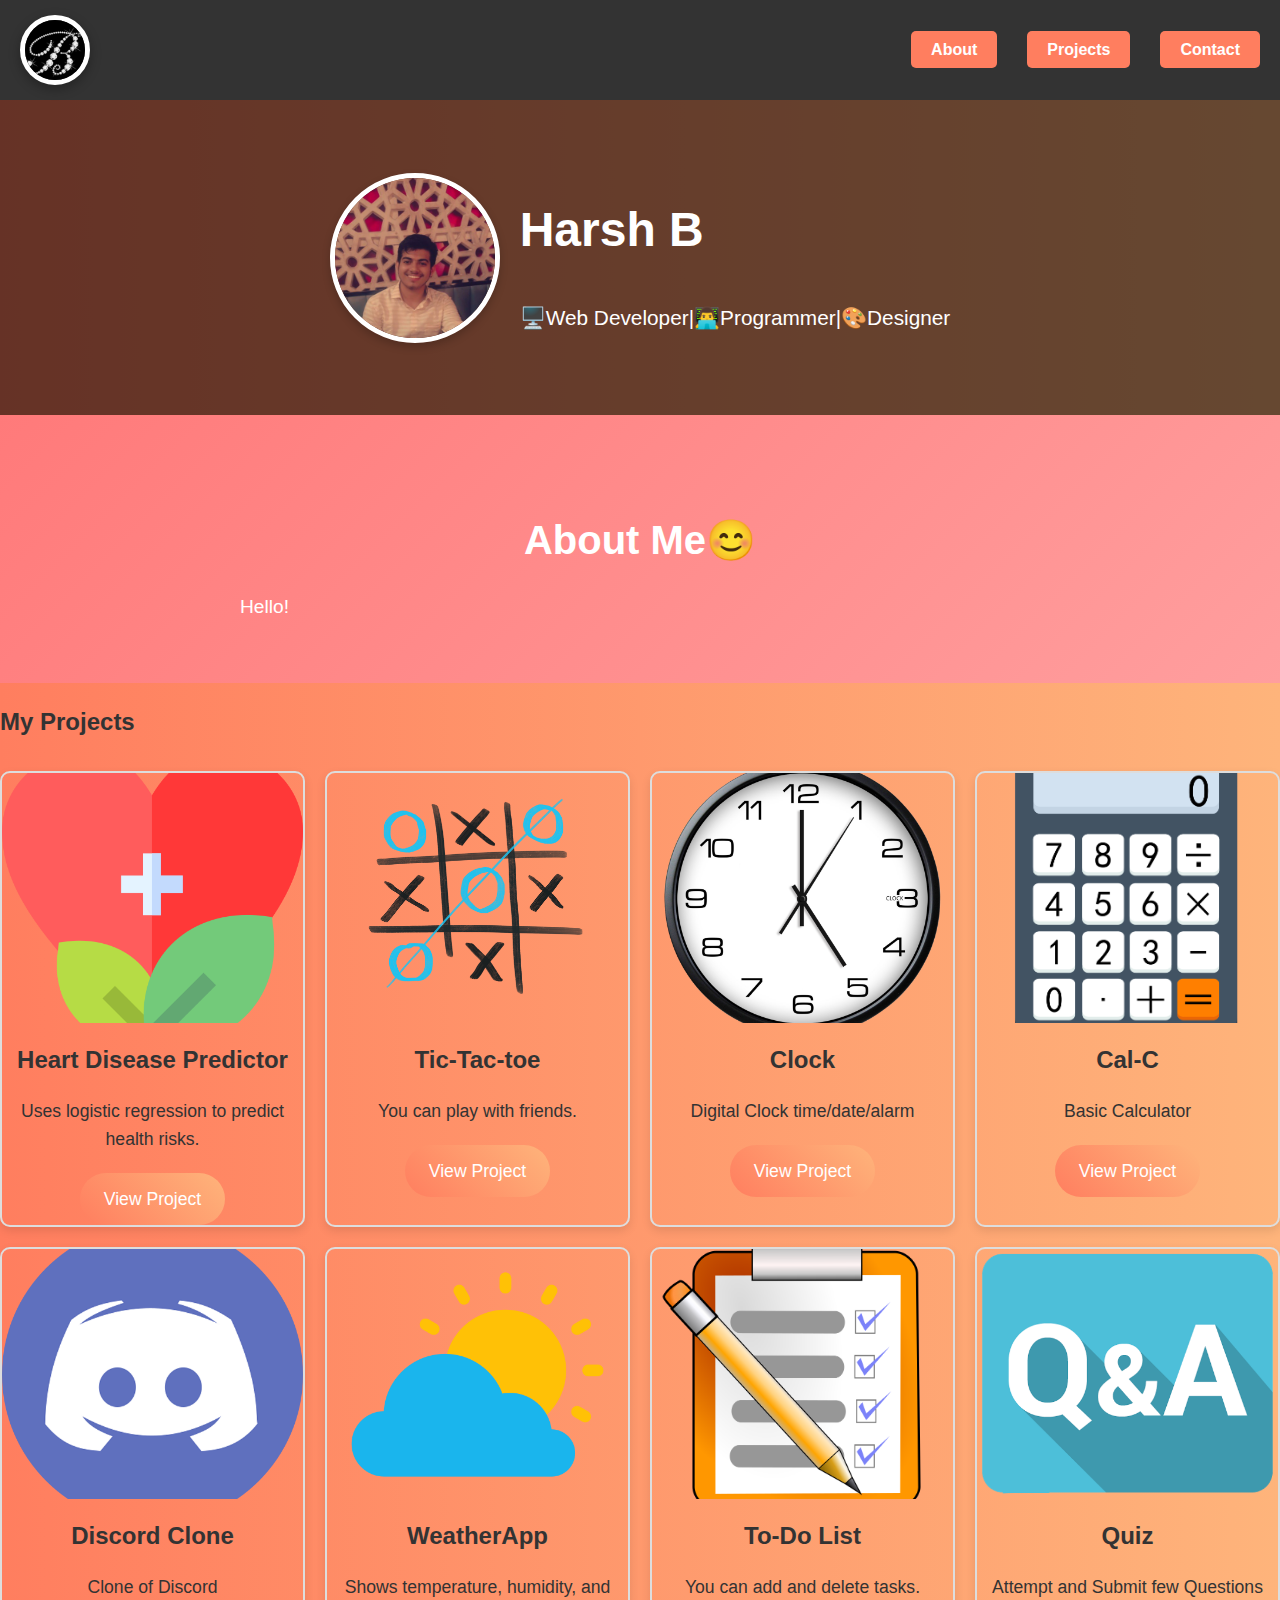
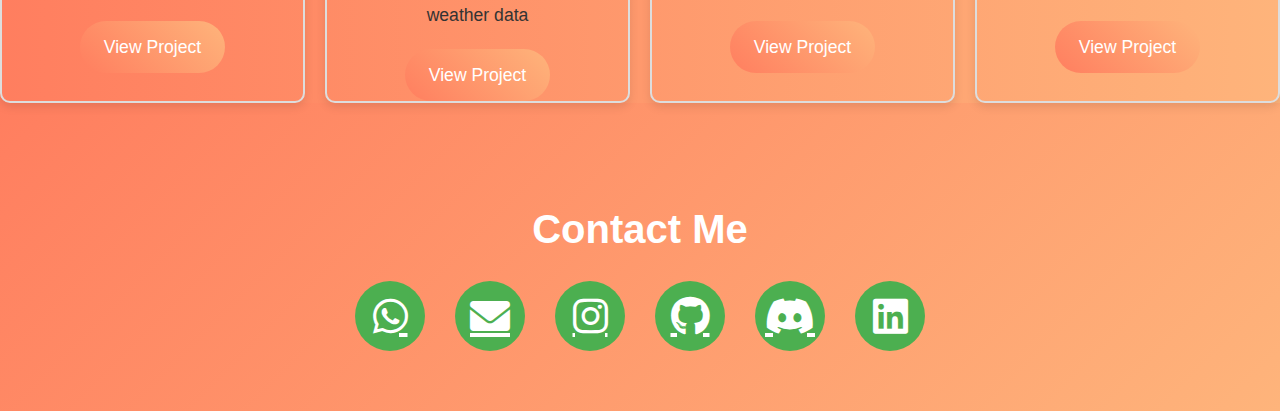
<file: index.html>
<!DOCTYPE html>
<html lang="en">
<head>
    <meta charset="UTF-8">
    <meta name="viewport" content="width=device-width, initial-scale=1.0">
    <title>Portfolio</title>
    <link rel="stylesheet" href="https://cdnjs.cloudflare.com/ajax/libs/font-awesome/6.0.0-beta3/css/all.min.css">
    <link rel="stylesheet" href="styles.css">
</head>
<body>
    <nav>
        <div class="logo">
            <img src="Blogo.png" alt="Logo" class="logo-img">
        </div>
        <ul>
            <li><a href="#about">About</a></li>
            <li><a href="#projects">Projects</a></li>
            <li><a href="#contact">Contact</a></li>
        </ul>
    </nav>

    <!-- Header Section -->
    <header>
        <div class="profile">
            <img src="1697117687569.jpeg" alt="Harsh Bhardwaj" class="profile-img">
            <div class="profile-name">
                <h1>Harsh Bhardwaj<span role="img" aria-label="waving hand">👋</span></h1>
                <p><span>🖥️</span>Web Developer|<span>👨‍💻</span>Programmer|<span>🎨</span>Designer</p>
            </div>
        </div>
    </header>

    <!-- About Section -->
    <section id="about">
        <div class="container">
            <h2>About Me<span role="img" aria-label="smile">😊</span></h2>
            <p id="about-text">Hello! I'm Harsh Bhardwaj,a Computer Science student passionate about technology and its limitless possibilities.As I embark on my B.Tech journey,I'm excited to merge my academic foundation with real-world experiences to build a dynamic career in the world of technology.</p>
        </div>
    </section>

    <!-- Projects Section -->
    <section id="projects">
        <div class="container">
            <h2>My Projects</h2>
            <div class="project-grid">
                <div class="project">
                    <img src="healthy.png" alt="Project 2">
                    <h3>Heart Disease Predictor</h3>
                    <p>Uses logistic regression to predict health risks.</p>
                    <a href="https://innotechrunfromanywhere-harbvmr3b2fxaipksnezo3.streamlit.app/" target="_blank">View Project</a>
                </div>

                <div class="project">
                    <img src="tictactoe.png" alt="Project 2">
                    <h3>Tic-Tac-toe</h3>
                    <p>You can play with friends.</p>
                    <a href="tictactoe/index.html" target="_blank">View Project</a>
                </div>

                <div class="project">
                    <img src="clock.png" alt="Project 2">
                    <h3>Clock</h3>
                    <p>Digital Clock time/date/alarm</p>
                    <a href="clock/index.html" target="_blank">View Project</a>
                </div>

                <div class="project">
                    <img src="calc.png" alt="Project 1">
                    <h3>Cal-C</h3>
                    <p>Basic Calculator</p>
                    <a href="cal-c/index.html" target="_blank">View Project</a>
                </div>
                
                
                <div class="project">
                    <img src="discord.png" alt="Project 2">
                    <h3>Discord Clone</h3>
                    <p>Clone of Discord</p>
                    <a href="DiscordClone.html" target="_blank">View Project</a>
                </div>
                
                <div class="project">
                    <img src="weather.png" alt="Project 2">
                    <h3>WeatherApp</h3>
                    <p>Shows temperature, humidity, and weather data</p>
                    <a href="WeatherApp/index.html" target="_blank">View Project</a>
                </div>

                <div class="project">
                    <img src="todo.png" alt="Project 2">
                    <h3>To-Do List</h3>
                    <p>You can add and delete tasks.</p>
                    <a href="ToDo/index.html" target="_blank">View Project</a>
                </div>

                <div class="project">
                    <img src="qna.png" alt="Project 2">
                    <h3>Quiz</h3>
                    <p>Attempt and Submit few Questions</p>
                    <a href="quiz/index.html" target="_blank">View Project</a>
                </div>

            </div>
        </div>
    </section>

    <!-- Contact Section -->
    <section id="contact">
        <div class="container">
            <h2>Contact Me</h2>
            <div class="contact-details">
                <a href="https://wa.me/0123456789" target="_blank" class="contact-link">
                    <i class="fab fa-whatsapp"></i>
                </a>
                <a href="mailto:samplemail@gmail.com" target="_blank" class="contact-link">
                    <i class="fas fa-envelope"></i>
                </a>
                <a href="https://www.instagram.com/username" target="_blank" class="contact-link">
                    <i class="fab fa-instagram"></i>
                </a>
                <a href="https://github.com/rituharsh9436" target="_blank" class="contact-link">
                    <i class="fab fa-github"></i>
                </a>
                
                <a href="https://discord.com/users/username" target="_blank" class="contact-link">
                    <i class="fab fa-discord"></i>
                </a>
                <a href="https://www.linkedin.com/in/harsh-bhardwaj-8a76a8295/" target="_blank" class="contact-link">
                    <i class="fab fa-linkedin"></i>
                </a>
            </div>
        </div>
    </section>

    <script src="script.js"></script>
</body>
</html>
</file>
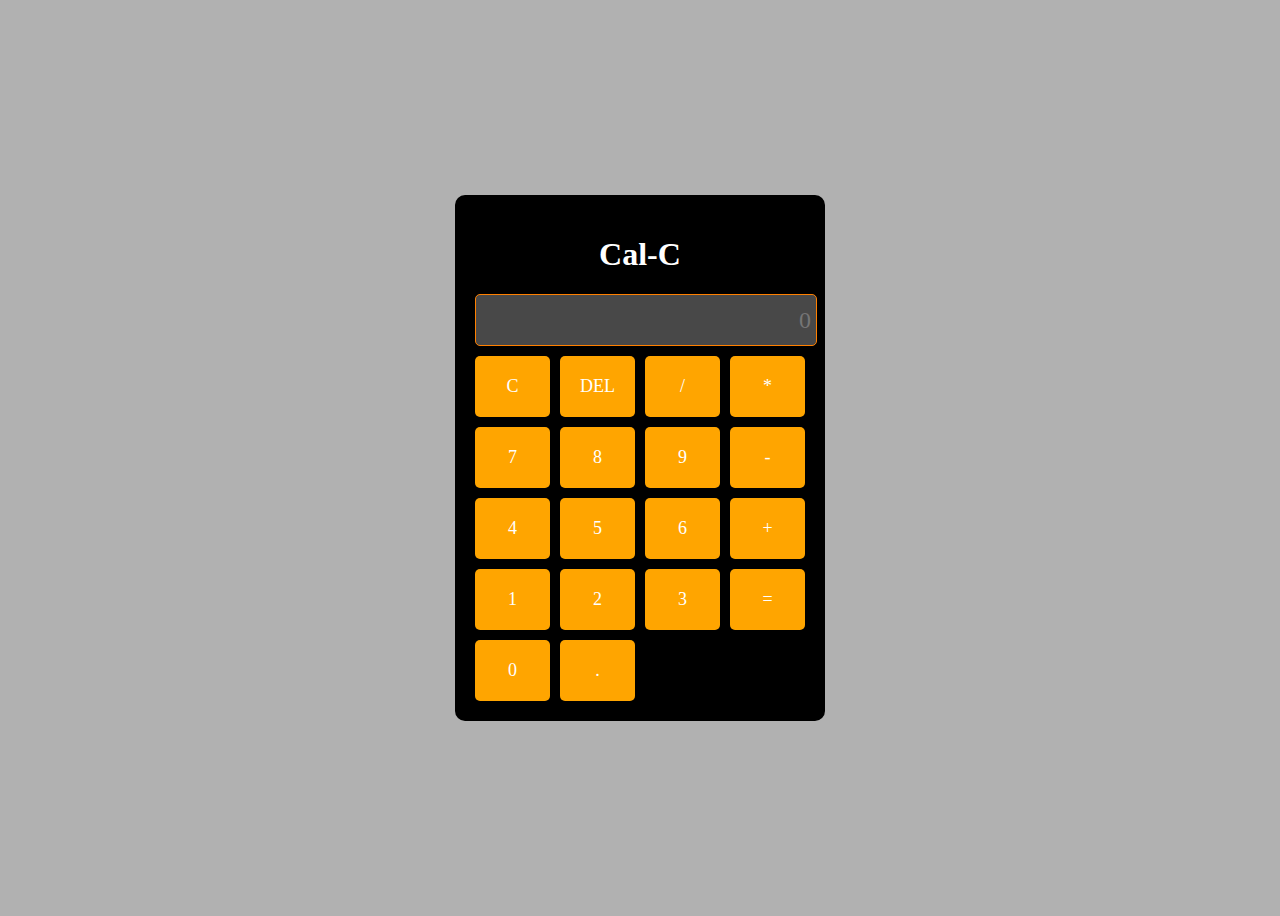
<file: cal-c/index.html>
<!DOCTYPE html>
<html lang="en">
<head>
    <meta charset="UTF-8">
    <meta name="viewport" content="width=device-width, initial-scale=1.0">
    <title>Calculator</title>
    <link rel="stylesheet" href="style.css">
</head>
<body>    
    <div class="calculator">
        <h1 style="color: white;display:flex; justify-content:center;">Cal-C</h1>
        <input type="text" placeholder="0" id="display" disabled>
        
        <div class="buttons">
            <button onclick="clearDisplay()">C</button>
            <button onclick="deleteValue()">DEL</button>
            <button onclick="appendOperator('/')">/</button>
            <button onclick="appendOperator('*')">*</button>
            <button onclick="appendOperator('7')">7</button>
            <button onclick="appendOperator('8')">8</button>
            <button onclick="appendOperator('9')">9</button>
            <button onclick="appendOperator('-')">-</button>
            <button onclick="appendOperator('4')">4</button>
            <button onclick="appendOperator('5')">5</button>
            <button onclick="appendOperator('6')">6</button>
            <button onclick="appendOperator('+')">+</button>
            <button onclick="appendOperator('1')">1</button>
            <button onclick="appendOperator('2')">2</button>
            <button onclick="appendOperator('3')">3</button>
            <button onclick="calculate('=')">=</button>
            <button onclick="appendOperator('0')">0</button>
            <button onclick="appendOperator('.')"">.</button>
        </div>

    </div>
    
    <script src="app.js"></script>
</body>
</html>
</file>
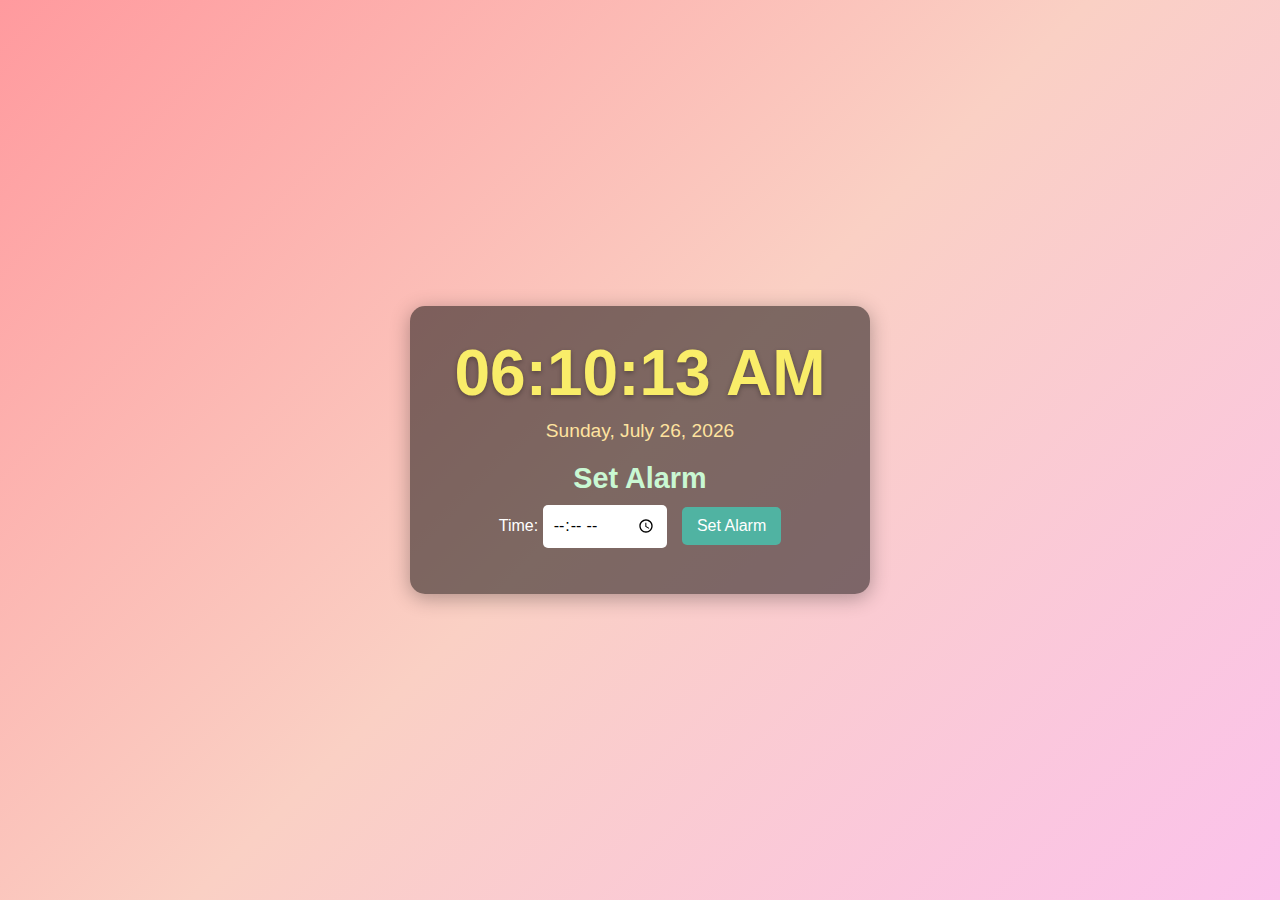
<file: clock/index.html>
<!DOCTYPE html>
<html lang="en">
<head>
  <meta charset="UTF-8">
  <meta name="viewport" content="width=device-width, initial-scale=1.0">
  <title>Digital Clock with Alarm</title>
  <link rel="stylesheet" href="styles.css">
</head>
<body>
  <div class="clock-container">
    <div class="clock">
      <h1 id="time">00:00:00 AM</h1>
      <p id="date">January 1, 2024</p>
    </div>
    <div class="alarm">
      <h2>Set Alarm</h2>
      <label for="alarmTime">Time:</label>
      <input type="time" id="alarmTime" />
      <button id="setAlarm">Set Alarm</button>
      <p id="alarmStatus"></p>
    </div>
  </div>
  <script src="script.js"></script>
</body>
</html>
</file>
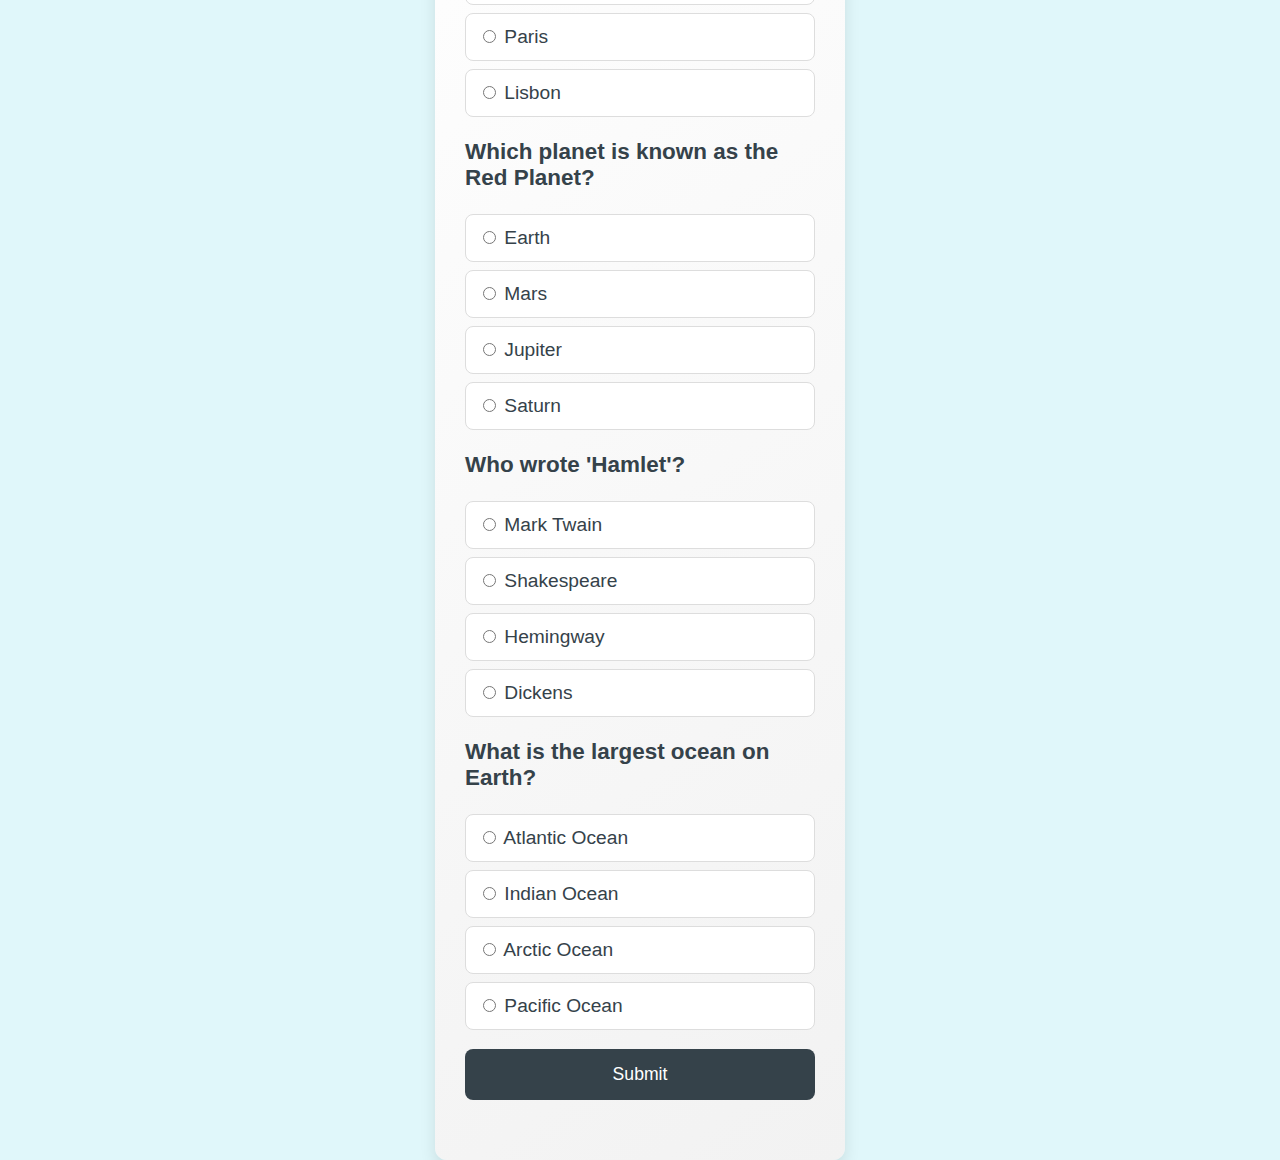
<file: quiz/index.html>
<!DOCTYPE html>
<html lang="en">
<head>
    <meta charset="UTF-8">
    <meta name="viewport" content="width=device-width, initial-scale=1.0">
    <title>Simple Quiz App</title>
    <link rel="stylesheet" href="styles.css">
</head>
<body>
    <div class="quiz-container">
        <h1>Simple Quiz App</h1>
        <div id="quiz"></div>
        <button id="submit">Submit</button>
        <div id="result"></div>
    </div>

    <script src="app.js"></script>
</body>
</html>
</file>
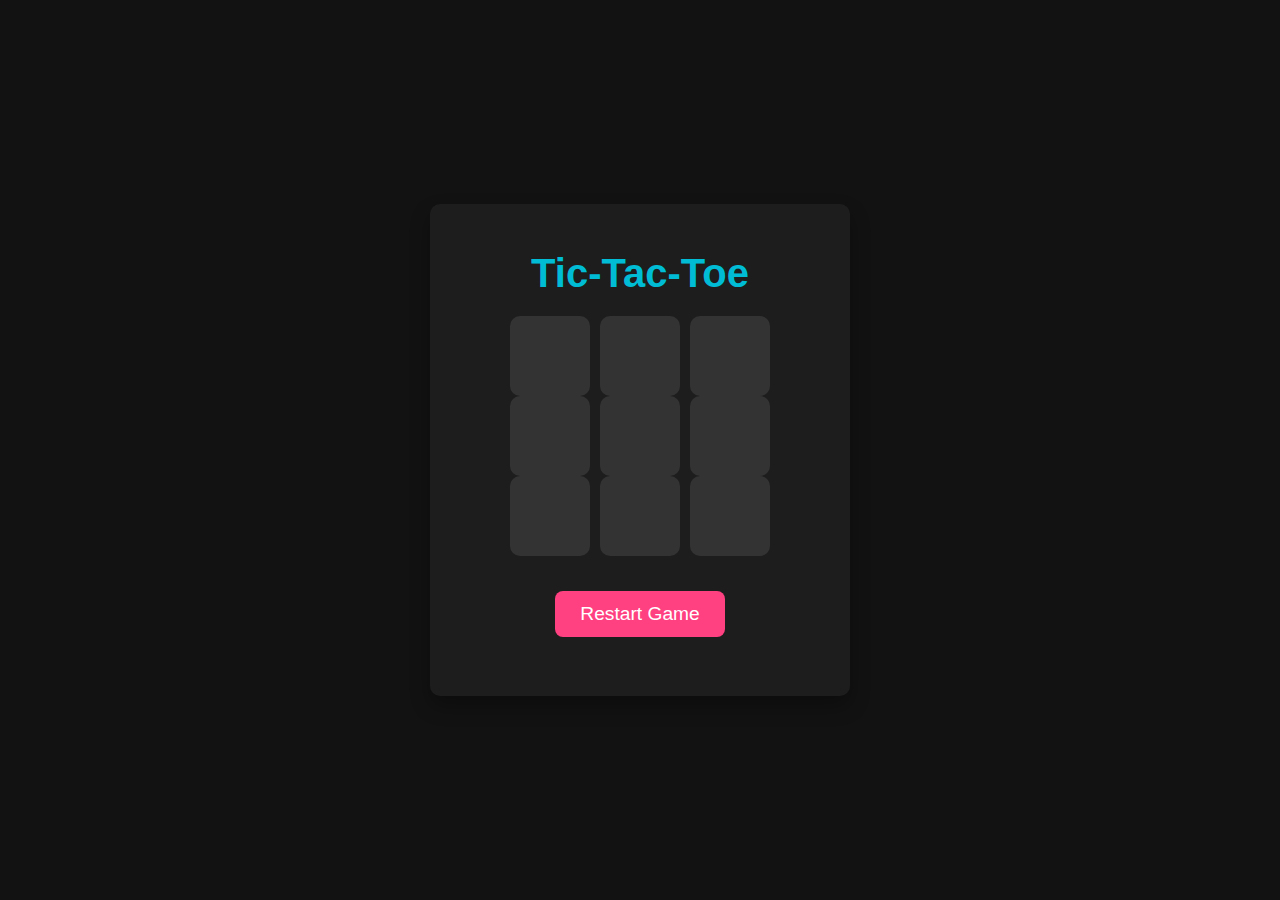
<file: tictactoe/index.html>
<!DOCTYPE html>
<html lang="en">
<head>
    <meta charset="UTF-8">
    <meta name="viewport" content="width=device-width, initial-scale=1.0">
    <title>Tic-Tac-Toe Game</title>
    <link rel="stylesheet" href="styles.css">
</head>
<body>
    <div class="game-container">
        <h1>Tic-Tac-Toe</h1>
        <div class="board">
            <div class="row">
                <div class="cell" id="cell-0"></div>
                <div class="cell" id="cell-1"></div>
                <div class="cell" id="cell-2"></div>
            </div>
            <div class="row">
                <div class="cell" id="cell-3"></div>
                <div class="cell" id="cell-4"></div>
                <div class="cell" id="cell-5"></div>
            </div>
            <div class="row">
                <div class="cell" id="cell-6"></div>
                <div class="cell" id="cell-7"></div>
                <div class="cell" id="cell-8"></div>
            </div>
        </div>
        <button id="reset">Restart Game</button>
        <p id="message"></p>
    </div>
    <script src="script.js"></script>
</body>
</html>
</file>
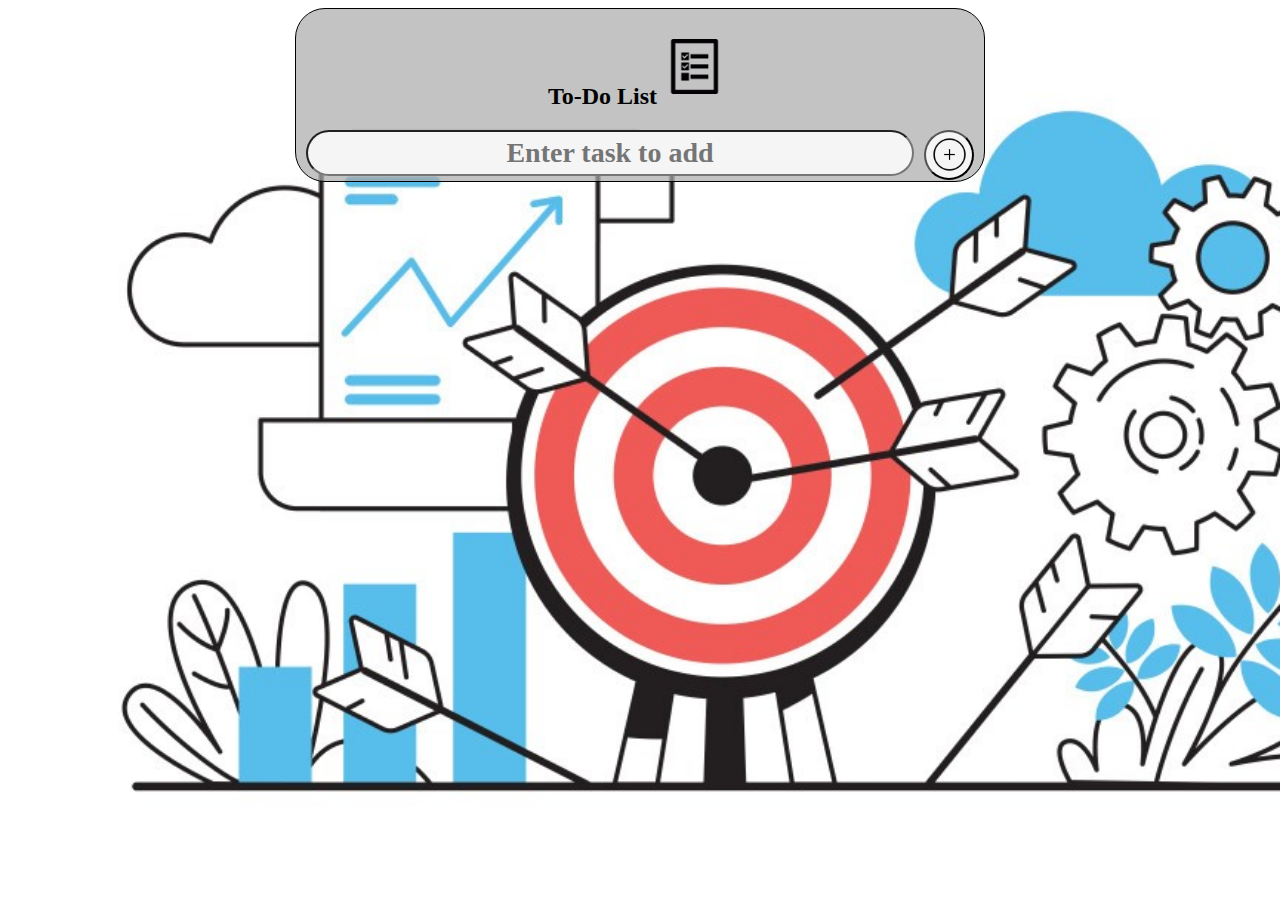
<file: ToDo/index.html>
<!DOCTYPE html>
<html lang="en">
<head>
    <meta charset="UTF-8">
    <meta name="viewport" content="width=device-width, initial-scale=1.0">
    <title>TasksToDo</title>
    <link rel="stylesheet" href="style.css">
</head>
<body>
    <div class="todoapp">
        <div class="card">
            <h2 class="heading">To-Do List<img src="to-do-list.png"></h2>
            <div class="taskinputs">
                <input type="text" id="input-tasks" placeholder="Enter task to add">
                <button onclick="taskadder()">
                    <img id="imgforaddbutton" src="icons8-add-50.png">
                </button>
            </div>
            
            <ul id="listoftasks">
                
            </ul>
        
    </div>
    </div>
    <script src="app.js"></script>
</body>
</html>
</file>
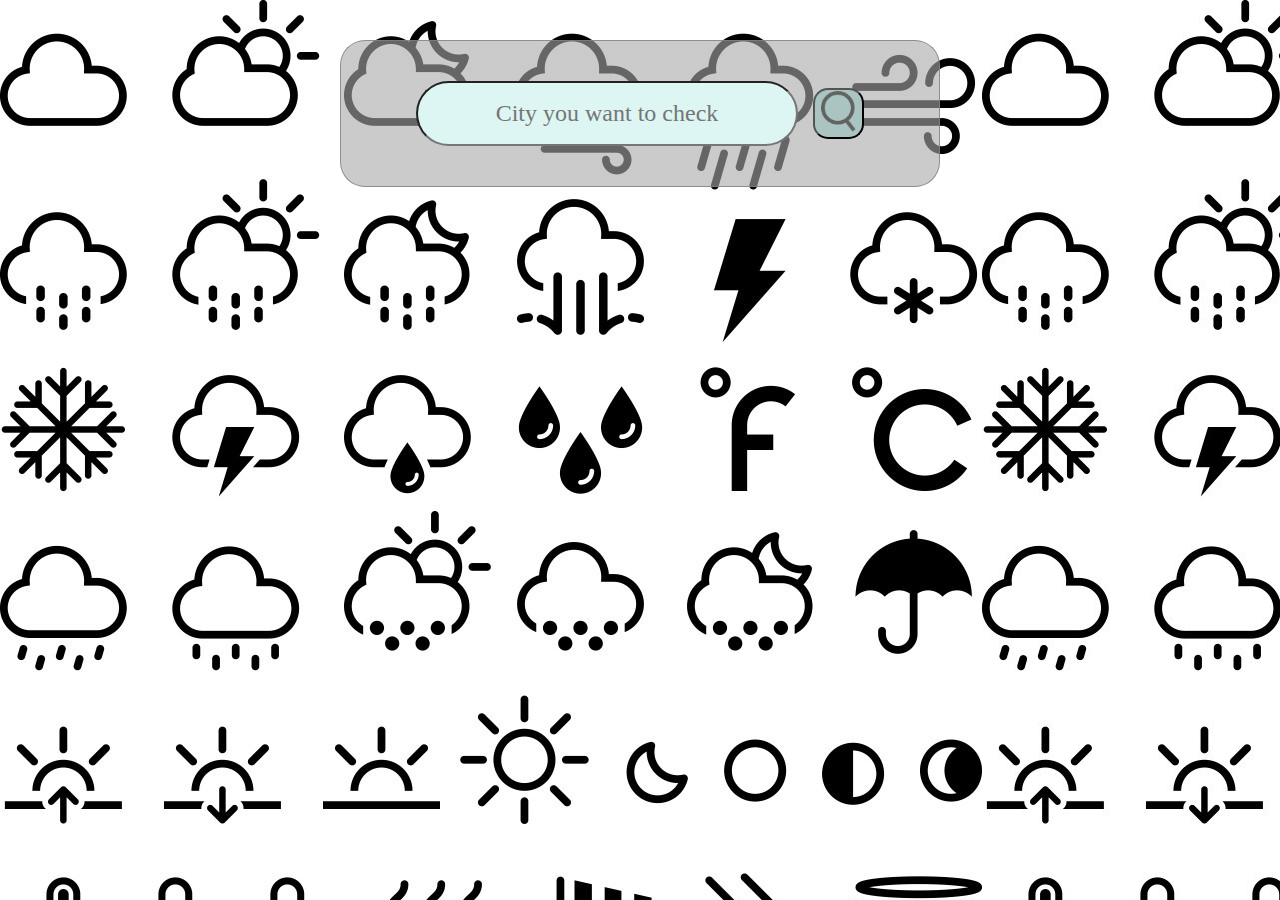
<file: WeatherApp/index.html>
<!DOCTYPE html>
<html lang="en">
<head>
    <meta charset="UTF-8">
    <meta name="viewport" content="width=device-width, initial-scale=1.0">
    <title>Weather App</title>
    <link rel="stylesheet" href="style.css">
</head>
<body>
    
    <div class="weather-app">
    <div class="searchbox">
        <input type="text" placeholder="City you want to check" spellcheck="false">
        <button><img src="search.png"></button>
    </div>
    <div class="error">
        <p>Invalid City Name</p>
    </div>
    <div class="weather">
        <img src="rain.png" class="weathericon">
        <h1 class="temp">22°C</h1>
        <h2 class="city">New York</h2>

        <div class="details">
            
            <div class="col">
                <img src="humidity.png">
                <div>
                    <p class="humidity">50%</p>
                    <p>humidity</p>
                </div>
            </div>

            <div class="col">
                <img src="wind.png">
                <div>
                    <p class="wind">15km/hr</p>
                    <p>WindSpeed</p>
                </div>
            </div>

        </div>
    </div>
</div>
<script src="app.js"></script>
</body>
</html>
</file>
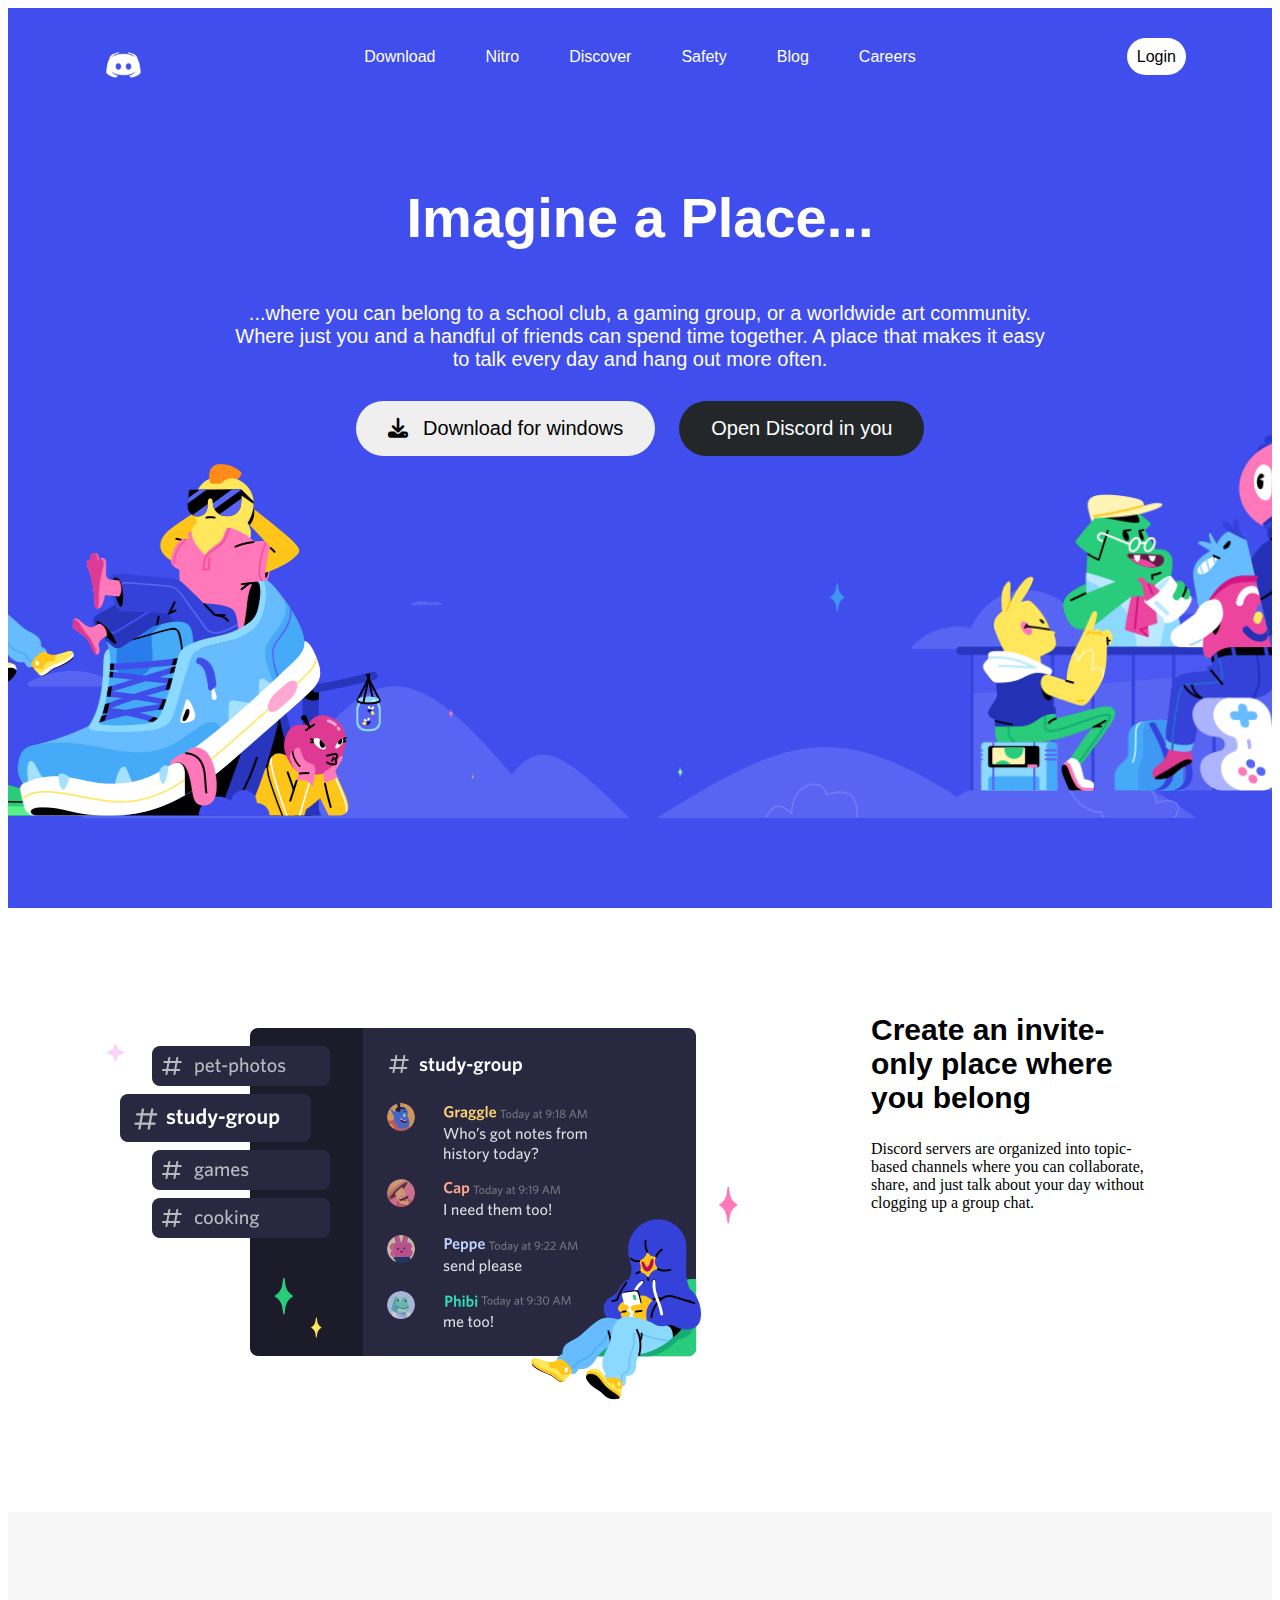
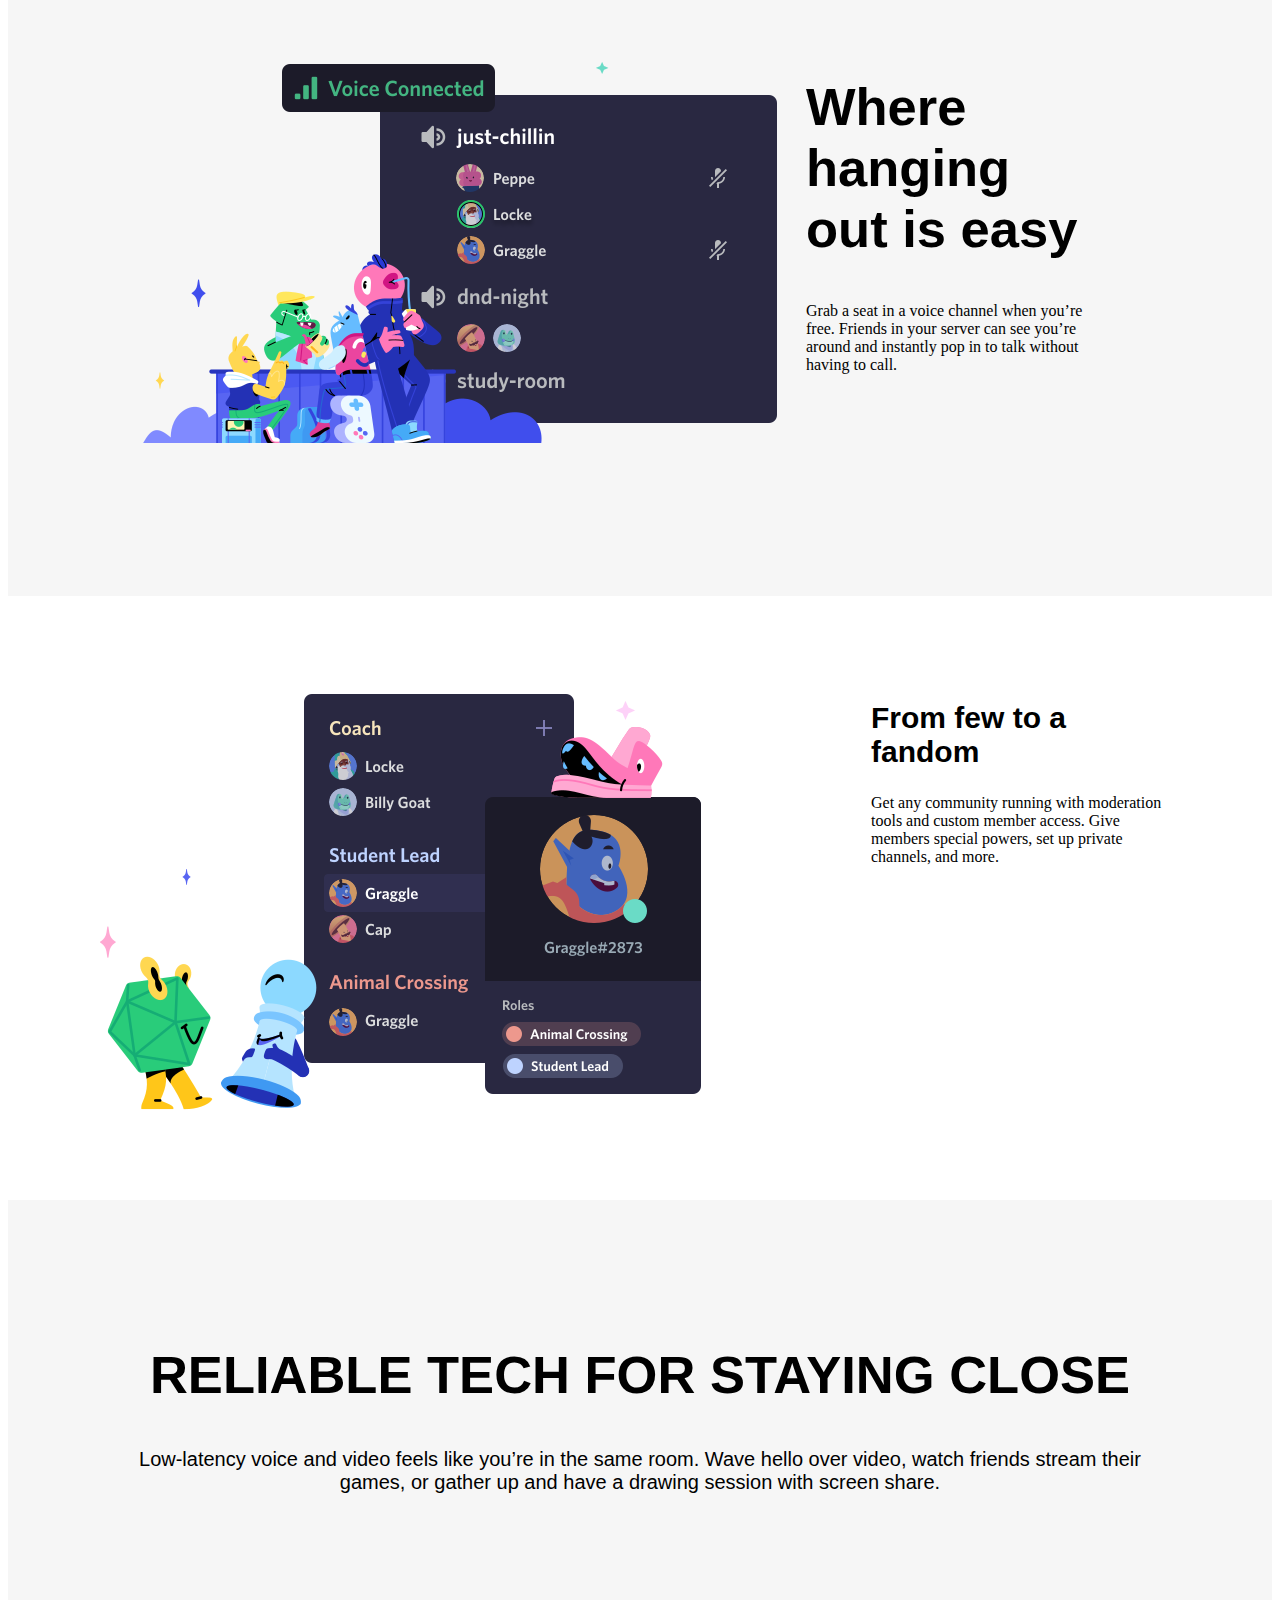
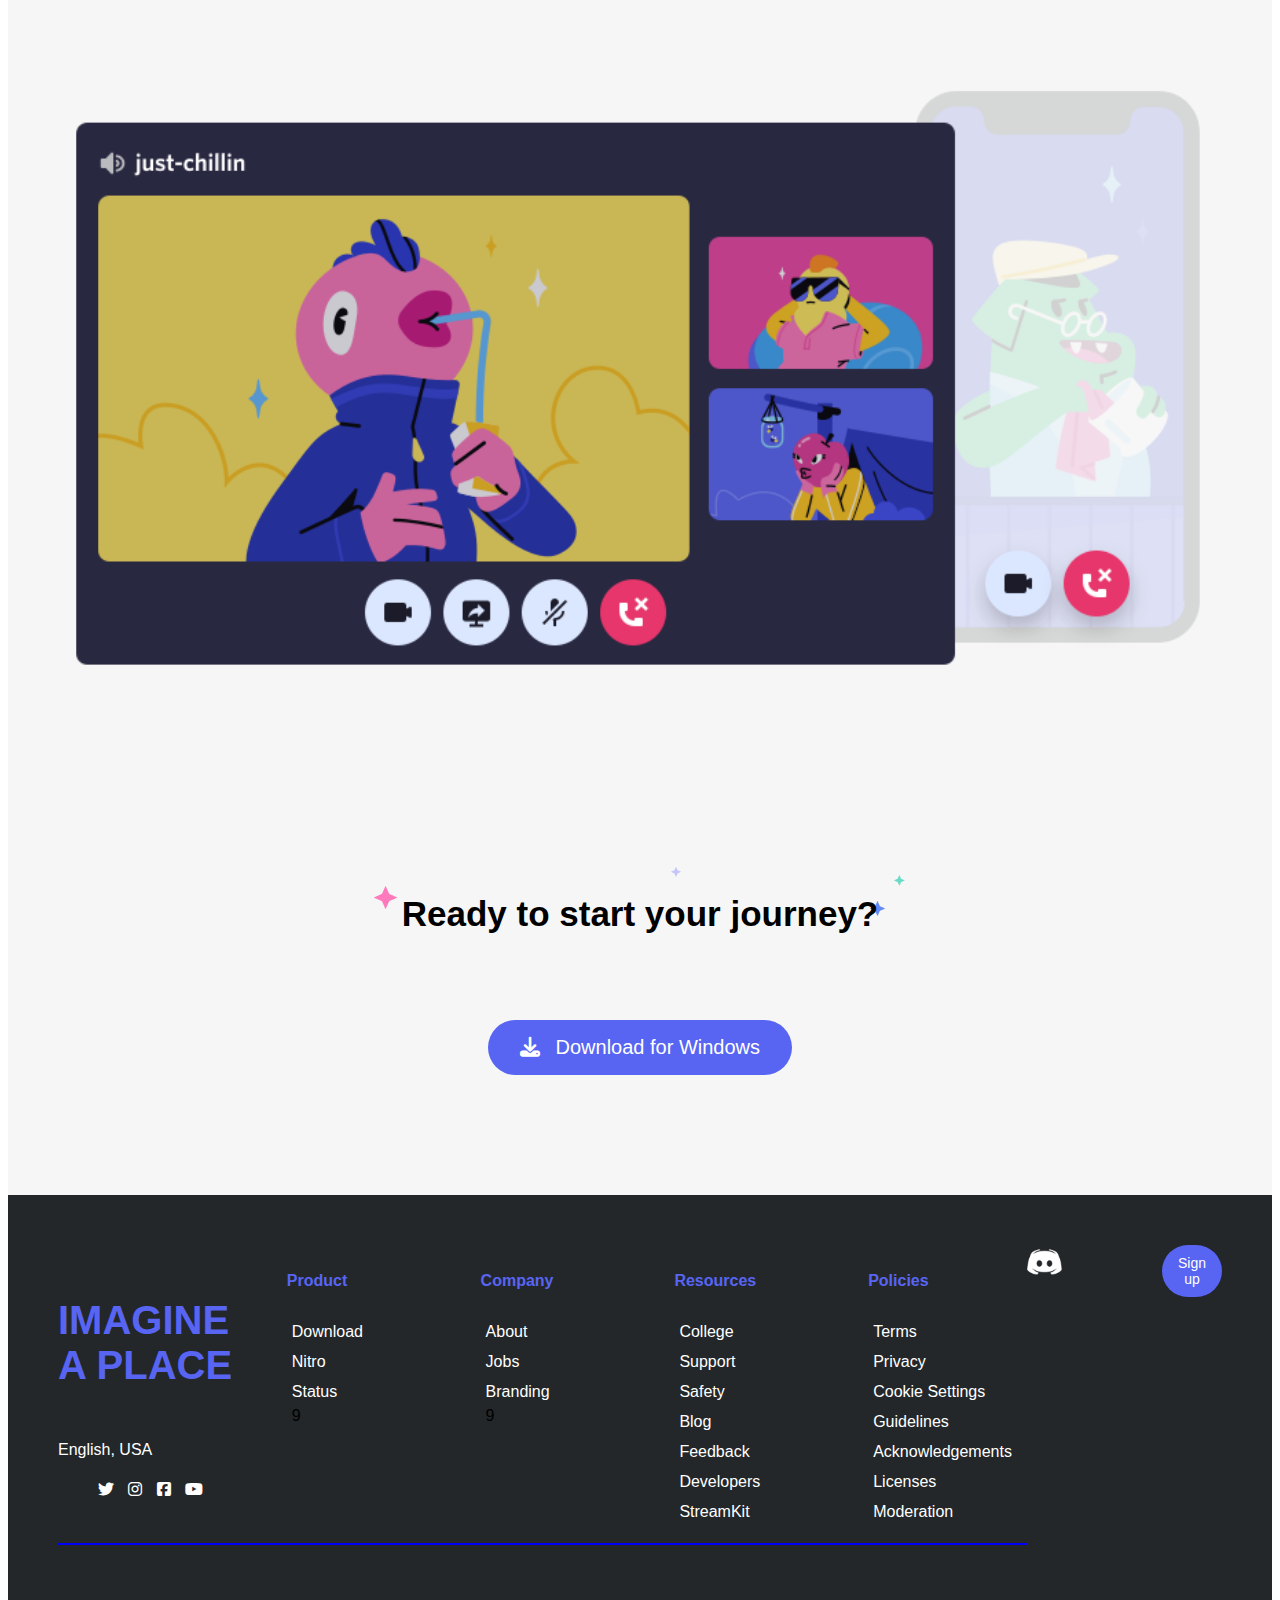
<file: DiscordClone.html>
<!DOCTYPE html>
<html lang="en">
<head>
    <meta charset="UTF-8">
    <meta name="viewport" content="width=device-width, initial-scale=1.0">
    <title>Discord Clone</title>
    <link rel="stylesheet" href="DiscordClone.css">
    <!-- <link href="https://unpkg.com/aos@2.3.1/dist/aos.css" rel="stylesheet" /> -->
    <link
      rel="stylesheet"
      href="https://cdnjs.cloudflare.com/ajax/libs/font-awesome/6.2.0/css/all.min.css"
    />
    <!-- nav font -->
    <link href="http://fonts.cdnfonts.com/css/whitney-2" rel="stylesheet" />
</head>
<body>
    <header>
        <nav>
            <a href="" class="logo">
                <img src="DISCORD/IMAGES/IMAGE3.png" alt="Discord">
            </a>
            <div class="navbar">
                <a href="">Download</a>
                <a href="">Nitro</a>
                <a href="">Discover</a>
                <a href="">Safety</a>
                <a href="">Blog</a>
                <a href="">Careers</a>
            </div>
            <a href="" class="login"><span>Login</span></a>
        </nav>
        <div class="header">
            <h1>Imagine a Place...</h1>
            <div>
                <p>
                    ...where you can belong to a school club, a gaming group, or a worldwide art community. <br>Where just you and a handful of friends can spend time together. A place that makes it easy <br>to talk every day and hang out more often.
                </p>
            </div>
            <button class="window">
                <i class="fa-sharp fa-solid fa-download"></i>
                Download for windows
            </button>
            <button class="browser">
                Open Discord in you
            </button>
        </div>
    </header>


    <!-- Section 1 -->
    <section class="sec1" data-aos="fade-up" data-aos-duration="900">
        <div>
            <img src="DISCORD/IMAGES/IMAGE9.png" alt="">
        </div>
        <div class="section-content1">
            <div class="section-heading1">
                <h2>Create an invite- <br>only place where <br>you belong</h2>
            </div>
            <div class="section-para1">
                <p>Discord servers are organized into topic- <br>
                   based channels where you can collaborate, <br>
                   share, and just talk about your day without <br>
                   clogging up a group chat.</p>
            </div>
        </div>
    </section>


    <!-- Section 2 -->
    <section class="sec2" data-aos="fade-up" data-aos-duration="900">
        <div>
            <img src="DISCORD/IMAGES/IMAGE7.png" alt="">
        </div>
        <div class="section-content2">
            <div class="section-heading2">
                <h2>Where hanging <br>out is easy</h2>
            </div>
            <div class="section-para3">
                <p>Grab a seat in a voice channel when you’re <br>
                    free. Friends in your server can see you’re <br>
                    around and instantly pop in to talk without <br>
                    having to call.</p>
            </div>
        </div>
    </section>


    <!-- Section 3 -->
    <section class="sec3" data-aos="fade-up" data-aos-duration="900">
        <div>
            <img src="DISCORD/IMAGES/IMAGE6.png" alt="">
        </div>
        <div class="section-content3">
            <div class="section-heading3">
                <h2>From few to a <br>
                    fandom</h2>
            </div>
            <div class="section-para3">
                <p>Get any community running with moderation <br>
                    tools and custom member access. Give <br>
                    members special powers, set up private <br>
                    channels, and more.</p>
            </div>
        </div>
    </section>


    <!-- Section 4 -->
    <section class="sec4" data-aos="fade-up" data-aos-duration="900">
        <div>
            <!-- <img src="DISCORD/IMAGES/IMAGE8.png" alt=""> -->
        </div>
        <div class="section-content4">
            <div class="section-heading4">
                <h2>RELIABLE TECH FOR STAYING CLOSE</h2>
            </div>
            <div class="section-para4">
                <p>Low-latency voice and video feels like you’re in the same room. Wave hello over video, watch friends stream their <br>
                    games, or gather up and have a drawing session with screen share.</p>
            </div>
        </div>
        <div>
            <img src="DISCORD/IMAGES/IMAGE8.png" alt="">
        </div>
    </section>

    <!-- Section 5 -->
    <section class="sec5">
        <div class="section-content5">
            <div class="section-heading5">
                <h4>Ready to start your journey?</h4>
            </div>
            <div class="section-para5">
                <p>
                    <button>
                        <i class="fa-sharp fa-solid fa-download"></i>
                        Download for Windows
                    </button>
                </p>
            </div>
        </div>
    </section>



    <!-- FOOTER -->
    <footer>
        <div class="footer">
            <div class="foot1">
                <div>
                    <h4>IMAGINE A PLACE</h4>
                    <div>
                        <div style="color: white">English, USA <i class="fa-sharp fa-solid fa-square-chevron-down"></i></div>
                    </div>
                    <div>
                        <ul>
                            <a href=""><i class="fa-brands fa-twitter"></i></a>
                            <a href=""><i class="fa-brands fa-instagram"></i></a>
                            <a href=""><i class="fa-brands fa-square-facebook"></i></a>
                            <a href=""><i class="fa-brands fa-youtube"></i></a>
                        </ul>
                    </div>
                </div>
                <div class="product">
                    <h5>Product</h5>
                    <ul>
                        <li><a href="">Download</a></li>
                        <li><a href="">Nitro</a></li>
                        <li><a href="">Status</a></li>9
                    </ul>
                </div>
                <div class="company">
                    <h5>Company</h5>
                    <ul>
                        <li><a href="">About</a></li>
                        <li><a href="">Jobs</a></li>
                        <li><a href="">Branding</a></li>9
                    </ul>
                </div>
                <div class="resources">
                    <h5>Resources</h5>
                    <ul>
                        <li><a href="">College</a></li>
                        <li><a href="">Support</a></li>
                        <li><a href="">Safety</a></li>
                        <li><a href="">Blog</a></li>
                        <li><a href="">Feedback</a></li>
                        <li><a href="">Developers</a></li>
                        <li><a href="">StreamKit</a></li>
                    </ul>
                </div>
                <div class="policies">
                    <h5>Policies</h5>
                    <ul>
                        <li><a href="">Terms</a></li>
                        <li><a href="">Privacy</a></li>
                        <li><a href="">Cookie Settings</a></li>
                        <li><a href="">Guidelines</a></li>
                        <li><a href="">Acknowledgements</a></li>
                        <li><a href="">Licenses</a></li>
                        <li><a href="">Moderation</a></li>
                    </ul>
                </div>
            </div>

            <div class="foot3">
                <a href="" class="logo">
                    <img src="DISCORD/IMAGES/IMAGE3.png" alt="discord">
                </a>
                <a href=""><button>Sign up</button></a>
            </div>
        </div>
    </footer>
</body>
</html>
</file>
<file: styles.css>
/* General styles */
body {
    font-family: 'Arial', sans-serif;
    margin: 0;
    padding: 0;
    line-height: 1.6;
    background: linear-gradient(to right, #ff7e5f, #feb47b); /* Vibrant gradient background */
    color: #333;
}

/* Navbar Styling */
nav {
    display: flex;
    justify-content: space-between; /* Ensures logo is on the left and menu is on the right */
    align-items: center;
    padding: 20px;
    background: #333;
    position: sticky;
    top: 0;
    z-index: 1000;
}

nav .logo {
    display: flex;
    justify-content: center;
    align-items: center;
    height: 60px;
}

nav .logo-img {
    width: 60px;
    height: 60px;
    object-fit: cover;
    border-radius: 50%;
    border: 5px solid #fff;
    box-shadow: 0 4px 12px rgba(0, 0, 0, 0.3);
    transition: transform 0.3s ease, box-shadow 0.3s ease;
}

nav .logo-img:hover {
    transform: scale(1.1);
    box-shadow: 0 8px 20px rgba(0, 0, 0, 0.4);
}

/* Ensure Navbar Items are Aligned to the Right */
nav ul {
    list-style: none;
    padding: 0;
    margin: 0;
    display: flex;
    gap: 30px;
    margin-left: auto; /* This ensures the menu items are pushed to the right */
}

nav ul li a {
    text-decoration: none;
    color: #fff;
    font-weight: bold;
    padding: 10px 20px;
    background: #ff7e5f;
    border-radius: 5px;
    transition: background-color 0.3s;
}

nav ul li a:hover {
    background: #feb47b;
}

/* Header Section */
header {
    background: rgba(0, 0, 0, 0.6);
    color: white;
    padding: 60px 20px;
    text-align: center;
    position: relative;
}
.profile {
    display: flex;
    justify-content: center;
    align-items: center;
    flex-direction: row;
    gap: 20px;
}
.profile-img {
    border-radius: 50%;
    width: 160px;
    height: 160px;
    object-fit: cover;
    border: 5px solid #fff;
    transition: transform 0.3s ease, box-shadow 0.3s ease;
    box-shadow: 0 4px 8px rgba(0, 0, 0, 0.2);
}
.profile-img:hover {
    transform: scale(1.1);
    box-shadow: 0 8px 16px rgba(0, 0, 0, 0.3);
}
.profile-name {
    text-align: left;
}
.profile-name h1 {
    font-size: 3em;
    font-weight: bold;
}
.profile-name p {
    font-size: 1.3em;
}


/* About Section Styling */
#about {
    background: linear-gradient(135deg, #ff7a7a, #ff9e9e);
    color: white;
    padding: 60px 20px;
    text-align: center;
    visibility: visible;
}
#about h2 {
    font-size: 2.5em;
    margin-bottom: 20px;
}

#about-text {
    font-size: 1.2em;
    line-height: 1.6;
    opacity: 1;
    transition: opacity 1s ease;
    max-width: 800px;
    margin: 0 auto;
    text-align: left; 
}

/* Projects Section */
.project-grid {
    display: grid;
    grid-template-columns: repeat(auto-fit, minmax(280px, 1fr));
    gap: 20px;
    margin-top: 30px;
}
.project {
    position: relative;
    overflow: hidden;
    border: 2px solid #ddd;
    border-radius: 10px;
    box-shadow: 0 4px 10px rgba(0, 0, 0, 0.1);
    transition: transform 0.3s ease, box-shadow 0.3s ease;
}
.project:hover {
    transform: scale(1.05);
    box-shadow: 0 8px 20px rgba(0, 0, 0, 0.2);
}
.project img {
    width: 100%;
    height: 250px; /* Adjusted for better fit */
    object-fit: cover;
    transition: transform 0.3s ease;
}
.project img:hover {
    transform: scale(1.1);
}
.project h3 {
    font-size: 1.5em;
    margin: 10px 0;
    text-align: center;
}
.project p {
    font-size: 1.1em;
    margin-bottom: 20px;
    text-align: center;
}
.project a {
    display: inline-block;
    padding: 12px 24px;
    background: linear-gradient(45deg, #ff7e5f, #feb47b); 
    color: #fff;
    border-radius: 50px;
    text-decoration: none;
    text-align: center; 
    font-size: 1.1em;
    transition: background 0.3s, transform 0.3s, box-shadow 0.3s;
    margin: 0 auto;
    display: block;
    width: fit-content;
}

.project a:hover {
    background: linear-gradient(45deg, #4caf50, #81c784); 
    transform: scale(1.05); 
    box-shadow: 0 4px 12px rgba(0, 0, 0, 0.2);
}
/* Contact Section */
#contact {
    padding: 60px 20px;
    background: linear-gradient(135deg, #ff7e5f, #feb47b); /* Vibrant Gradient */
    color: white;
    text-align: center;
}

#contact h2 {
    font-size: 2.5em;
    margin-bottom: 20px;
}

.contact-details {
    display: flex;
    justify-content: center;
    gap: 30px;   
    flex-wrap: wrap;
    margin-top: 20px;
}

.contact-link {
    display: flex;
    justify-content: center;
    align-items: center;
    width: 70px; 
    height: 70px; 
    font-size: 2.5em;
    color: white;
    background-color: #4CAF50;
    border-radius: 50%;
    transition: background-color 0.3s;
}

.contact-link:hover {
    background-color: #3e8e41; 
}

.contact-link i {
    margin: 0;
}

@media (max-width: 768px) {
    .contact-details {
        gap: 20px;
    }
}
</file>
<file: cal-c/style.css>
body {
    display: flex;
    justify-content: center;
    align-items: center;
    height: 100vh;
    background-color: #B1B1B1;
    font-family:'fantasy',cursive;
}

.calculator {
    background-color: #000000;
    padding: 20px;
    border-radius: 10px;
}

#display {
    width: 100%;
    height: 40px;
    color:white;
    font-size: 24px;
    text-align: right;
    margin-bottom: 10px;
    padding: 5px;
    font-family:'fantasy',cursive;
    border: 1px solid #ff8000;
    border-radius: 5px;
}

.buttons {
    display: grid;
    grid-template-columns: repeat(4, 1fr);
    gap: 10px;
}

button {
    padding: 20px;
    font-size: 18px;
    border: none;
    border-radius: 5px;
    background-color:orange;
    color:white;
    cursor: pointer;
    font-family:'fantasy',cursive;
}

button:hover {
    background-color: #538ac5;
}
</file>
<file: clock/styles.css>
/* General styles */
body {
    font-family: 'Poppins', sans-serif;
    background: linear-gradient(135deg, #ff9a9e, #fad0c4, #fbc2eb);
    color: #fff;
    margin: 0;
    display: flex;
    justify-content: center;
    align-items: center;
    height: 100vh;
    overflow: hidden;
  }
  
  .clock-container {
    background: rgba(0, 0, 0, 0.5);
    padding: 30px;
    border-radius: 15px;
    text-align: center;
    box-shadow: 0 4px 20px rgba(0, 0, 0, 0.3);
    width: 90%;
    max-width: 400px;
    animation: fadeIn 2s ease;
  }
  
  @keyframes fadeIn {
    from {
      opacity: 0;
      transform: translateY(-20px);
    }
    to {
      opacity: 1;
      transform: translateY(0);
    }
  }
  
  .clock h1 {
    font-size: 4rem;
    margin: 0;
    color: #f9ed69;
    text-shadow: 0 2px 5px rgba(0, 0, 0, 0.3);
  }
  
  .clock p {
    font-size: 1.2rem;
    margin: 10px 0;
    color: #ffe39f;
  }
  
  .alarm h2 {
    font-size: 1.8rem;
    margin: 20px 0 10px;
    color: #c9f8d3;
  }
  
  .alarm label, .alarm input, .alarm button {
    font-size: 1rem;
  }
  
  .alarm input {
    padding: 10px;
    border: none;
    border-radius: 5px;
    margin-right: 10px;
    font-family: 'Poppins', sans-serif;
  }
  
  .alarm button {
    padding: 10px 15px;
    border: none;
    border-radius: 5px;
    background: #50b3a2;
    color: #fff;
    cursor: pointer;
    transition: background 0.3s;
  }
  
  .alarm button:hover {
    background: #3d8f7d;
  }
  
  #alarmStatus {
    margin-top: 10px;
    color: #ffcc00;
    font-weight: bold;
  }
  
  @media (max-width: 600px) {
    .clock h1 {
      font-size: 3rem;
    }
  
    .alarm h2 {
      font-size: 1.5rem;
    }
  
    .alarm input, .alarm button {
      font-size: 0.9rem;
    }
  }
</file>
<file: quiz/styles.css>
/* Global Styles */
body {
    font-family: 'Segoe UI', Tahoma, Geneva, Verdana, sans-serif;
    background-color: #e0f7fa;
    display: flex;
    justify-content: center;
    align-items: center;
    height: 100vh;
    margin: 0;
    color: #333;
}

.quiz-container {
    background: linear-gradient(145deg, #ffffff, #f2f2f2);
    border-radius: 12px;
    padding: 30px;
    box-shadow: 0 8px 16px rgba(0, 0, 0, 0.1);
    width: 350px;
    transition: all 0.3s ease;
}

.quiz-container:hover {
    box-shadow: 0 10px 20px rgba(0, 0, 0, 0.2);
}

h1 {
    text-align: center;
    font-size: 1.8rem;
    color: #35424a;
    margin-bottom: 30px;
    font-weight: 600;
}

/* Question Styles */
.question {
    font-size: 1.2rem;
    font-weight: 500;
    color: #35424a;
    margin-bottom: 15px;
}

/* Options List */
.options {
    list-style: none;
    padding: 0;
}

.options li {
    background-color: #fff;
    border: 1px solid #ddd;
    border-radius: 8px;
    margin: 8px 0;
    padding: 12px;
    cursor: pointer;
    transition: all 0.3s ease;
}

.options li:hover {
    background-color: #35424a;
    color: white;
    transform: translateY(-4px);
}

.options li:active {
    transform: translateY(2px);
}

/* Button Styles */
button {
    display: block;
    width: 100%;
    padding: 15px;
    background: #35424a;
    color: white;
    border: none;
    border-radius: 8px;
    cursor: pointer;
    font-size: 1.1rem;
    transition: background 0.3s ease, transform 0.3s ease;
}

button:hover {
    background: #333;
    transform: translateY(-2px);
}

button:active {
    transform: translateY(2px);
}

/* Result Section */
#result {
    margin-top: 30px;
    text-align: center;
    font-size: 1.2rem;
    color: #35424a;
    font-weight: 600;
}
</file>
<file: tictactoe/styles.css>
/* General Styles */
body {
    font-family: 'Arial', sans-serif;
    background-color: #121212;
    display: flex;
    justify-content: center;
    align-items: center;
    height: 100vh;
    margin: 0;
    color: #fff; 
}

/* Game Container */
.game-container {
    width: 380px;
    padding: 20px;
    border-radius: 10px;
    background-color: #1d1d1d;
    box-shadow: 0px 10px 20px rgba(0, 0, 0, 0.3);
    text-align: center;
    display: flex;
    flex-direction: column;
    justify-content: center;
    align-items: center;
}

/* Header Styling */
h1 {
    color: #00bcd4;
    margin-bottom: 20px;
    font-size: 2.5rem;
    font-weight: 700;
}

/* Game Board Grid */
.board {
    display: grid;
    grid-template-columns: repeat(3, 1fr);
    grid-gap: 10px;
    margin-bottom: 20px;
    justify-items: center;
    align-items: center;
}

.cell {
    width: 80px;
    height: 80px; 
    background-color: #333;
    display: flex;
    justify-content: center;
    align-items: center;
    font-size: 2.5rem;
    font-weight: bold;
    border-radius: 10px;
    cursor: pointer;
    transition: all 0.3s ease;
    color: #fff;
}

.cell:hover {
    background-color: #6200ea; 
    transform: scale(1.1);
}

/* Button Styling */
button {
    padding: 12px 25px;
    font-size: 1.2rem;
    background-color: #ff4081;
    color: white;
    border: none;
    border-radius: 8px;
    cursor: pointer;
    transition: background-color 0.3s ease;
}

button:hover {
    background-color: #f50057; 
}

/* Reset Button */
#reset {
    margin-top: 15px;
}

/* Message Styling */
p {
    font-size: 1rem;
    font-weight: 600;
    color: #fff;
}

#message {
    font-size: 1.2rem;
    color: #ffeb3b; 
    font-weight: bold;
}

/* Responsive Design */
@media (max-width: 400px) {
    .game-container {
        width: 350px;
    }

    .cell {
        width: 70px; 
        height: 70px;
        font-size: 2.2rem; 
    }

    h1 {
        font-size: 2rem;
    }
}
</file>
<file: ToDo/style.css>
*{
    font-family: 'fantasy',cursive; 
}
body{
    background-image: url(29097363.jpg);
    background-repeat: no-repeat;
    background-size: cover;
    display: flex;
    justify-content: center;
    height: 100vh;
}
.card{
    text-align: center;
    border: 1px solid black;
    border-radius: 30px;
    background-color:rgb(169,169,169,0.7);

}
.card h2{
    margin-bottom: 20px;
}
.card img{
    padding: 10px;
    width: 55px;
    height:55px;
}

.taskinputs{
    display:flex;
    justify-content: center;
    flex-direction: row;
    flex-wrap: wrap;
    height:35px;

}

.taskinputs input{
    border-radius: 55px;
    width: 600px;
    height: 40px;
    text-align: center;
    background-color:whitesmoke;
    font-size: 28px;
    font-weight:bold;
    margin-left: 10px;
}

.taskinputs button{

    margin-left:10px;
    margin-right: 10px;
    display: flex;
    justify-content: center;
    align-items: center;
    width: 50px;
    height:50px;
    border-radius: 50%;
    background-color:whitesmoke;
    cursor: pointer;

}
.taskinputs button img{
    width: 35px;
    height: 35px;
    border-radius: 50%;
}

ul li{
    text-align: left;
    font-size: 28px;
    flex-direction: column;
    padding:  12px 8px 12 px 50px;
    user-select: none;
    cursor: pointer;
    position: relative;
}

ul li::before{
    content: '';
    position: absolute;
    height: 28px;
    width: 28px;
    border-radius: 50%;
    top: 12px;
    left: 8px;

}

ul li.checked{
    color: #555;
    text-decoration:line-through;
}

ul li span{
    position: absolute;
    right: 0;
    top: 5px;
    width: 40px;
    height: 40px;
    font-size:38px;
    color: #555;
    text-align:center;
    line-height: 40px;
    border-radius:50%;
}

ul li span :hover{
    background-color:#edeef0 ;
}
</file>
<file: WeatherApp/style.css>
*{
    margin:auto;
    padding:auto;
    font-family:'fantasy', cursive;
    box-sizing: border-box;

}
body{
    background-image: url(20431128.jpg);
    
}
.weather-app{
    width:70%;
    max-width:600px;
    align-items: center;
    background-color: rgba(169, 169, 169, 0.6);
    border: 1px solid rgba(128, 128, 128, 0.8); 
    color:black;
    margin:40px auto 0;
    border-radius: 25px;
    padding:40px 35px;
    text-align: center;
}
.searchbox{
    width: 85%;
    display: flex;
    align-items: center;

}
.searchbox input{
    border: 1;
    outline: 1;
    background: #ddf6f3;
    color:grey;
    padding: 3px 3px;
    height: 65px;
    border-radius:35px;
    flex: 1;
    margin-right:auto;
    font-size: 24px;
    text-align: center;
}

.searchbox button{
    border: 1;
    outline: 1;
    background: #aac5c1;
    border-radius:15px;
    margin-left: 15px;
    cursor: pointer;
}
.searchbox button img{
    width:35px;

}
.weather-icon{
    width: 160px;
    margin-top:25px;
}

.weather h1{
    font-size: 85px;
    font-weight: 400;
}

.weather h2{
    font-size: 45px;
    font-weight: 300;
    margin-top: -7px;
}
.details{
    display: flex;
    align-items:center;
    justify-content: space-between;
    padding: 0 22px;
    margin-top: 50px;  
}

.col{
    display: flex;
    align-items: center;
    text-align: left;
}

.col img{
    width:45px;
    margin-right:12px ;

}

.humidity, .wind{
    font-size: 30px;
    margin-top: -6px;
}

.weather{
    display: none;
}

.error{
    color: black;
    display:none;
    text-align: left;
    margin-left:12px;
    font-size:16px;
    margin-top:12px;
}
</file>
<file: DiscordClone.css>
*{
    box-sizing: border-box;
}
a{
    text-decoration: none;
}
header{
    background-color: #404eed;
    width: 100%;
    height: 100vh;
    justify-content: center;

}
.navbar a{
    color: white;
    margin-left: 25px;
    margin-right: 25px;
}
.navbar a:hover{
    text-decoration: underline
}
nav img{
    width: 35px;
}
nav{
    display: grid;
    grid-template-columns: repeat(3,1fr);
    justify-content: space-between;
    text-align: center;
    padding-top: 40px;
    font-family: "whitney", sans-serif;
    font-size: 16px;
}
.navbar{
    display: grid;
    grid-template-columns: repeat(6,1fr);
    justify-content: space-evenly;
    text-align: center;
}
.logo{
    margin-right: 100px;
}
.login span{
    margin-left: 100px;
    background-color: white;
    color: black;
    padding: 10px;
    border-radius: 20px;
}
.login span:hover{
    color: rgb(76, 153, 240);
    box-shadow: 0px 5px 20px rgb(17, 17, 100);
}
.header {
    background-image: url("DISCORD/IMAGES/IMAGE5.png"), url("DISCORD/IMAGES/IMAGE2.png"), url("DISCORD/IMAGES/IMAGE1.png");
    background-repeat: no-repeat,no-repeat,no-repeat;
    background-size: auto, 50%, 100%;
    background-attachment: inherit,inherit,inherit;
    background-position: -55% 62%, 150% 56%, 50% 65%;
    color: white;
    text-align: center;
    min-width: 100%;
    min-height: 100%;
    justify-content: center;
}
.header h1{
    padding-top: 60px;
    font-family: "whitney", sans-serif;
    font-size: 56px;
}
.header p {
    font-family: "whitney", sans-serif;
    font-weight: 10px;
    font-size: 20px;
    padding-top: 15px;
}
.header button{
    font-family: "whitney", sans-serif;
    padding: 15px;
    border-radius: 28px;
    font-size: 20px;
    padding: 16px 32px;
    margin: 10px;

}
.window {
    border: white;
}
.browser {
    background-color: #23272a;
    border: #23272a;
    color: white;
}
.window:hover{
    background-color: #36393f;
    cursor: pointer;
    box-shadow: 0px 5px 20px rgb(17, 17, 100);
}
.browser:hover{
    background-color: #36393f;
    cursor: pointer;
    box-shadow: 0px 5px 20px rgb(17, 17, 100);
}


/* Section 1 and Section 3 */
.sec1,
.sec3{
    display: grid;
    grid-template-columns: repeat(2,1fr);
    padding: 80px;
}
.section-heading1,
.section-heading3{
    font-family: "whitney", sans-serif;
    font-size: 20px;
}
.section-content1,
.section-content3{
    padding-left: 105px;
}


/* Section 2 */

.sec2{
    display: grid;
    grid-template-columns: repeat(2,1fr);
    padding: 120px;
    background-color: #f6f6f6;
}
.section-heading2{
    font-family: "whitney", sans-serif;
    font-size: 35px;
}

.sec-para2{
    font-family: "whitney", sans-serif;
    font-size: 20px;
}


/* Section 4 and Section 5 */
.sec4,
.sec5{
    display: grid;
    justify-content: center;    
    text-align: center;
    background-color: #f6f6f6;
}
.sec4 img{
    width: 100%;
}
.section-heading4,
.section-heading5{
    font-family: "whitney", sans-serif;
    font-size: 35px;
    font-weight: 1000;
}
.section-content4,
.section-content5{
    padding: 100px;
}
.section-para4,
.section-para5{
    font-family: "whitney", sans-serif;
    font-size: 20px;
}
.section-content5{
    background-image: url(DISCORD/IMAGES/IMAGE4.png);
    background-repeat: no-repeat;
    background-position: 50% 30%;
}
.section-para5 button{
    color: white;
    background-color: #5865f2;
    border: #5865f2;
    border-radius: 50px;
    margin: 40px 0px 0px;
    padding: 16px 32px;
    font-family: "whitney", sans-serif;
    font-size: 20px;    
}
.section-para5 button:hover{
    cursor: pointer;
    background-color: hsl(235, calc(var(--saturation-factor,1)*86.1%),71.8%);  
    box-shadow: 0px 5px 20px rgb(183, 183, 185); 
}


/* footer */
footer{
    background-color: #23272a;
    font-family: "whitney", sans-serif;
    padding: 50px;
    width: 100%;
    height: 80vh;
}
footer h4{
    font-size: 40px;
    font-family: "whitney", sans-serif;
    color: #5865f2;
}
footer a{
    color: white;
    display: inline-block;
    line-height: 30px;
}
footer a:hover{
    text-decoration: underline;
}
h5{
    color: #5865f2;
    font-size: 16px;
    padding-left: 35px;
}
.product,
.company,
.resources,
.policies{
    font-size: 16px;
}
.footer{
    display: flex;
}
li{
    list-style: none;
}
.foot1{
    display: grid;
    grid-template-columns: repeat(5,1fr);
    border-bottom: 2px solid blue;
    margin-bottom: 80px;
}
i{
    margin-right: 10px;
}
.foot3{
    display: grid;
    grid-template-columns: repeat(2,1fr);
    justify-content: space-between;
}
.foot3 img{
    width: 35px;
}
.foot3 button{
    font-size: 14px;
    color: white;
    background-color: #5865f2;
    border: #5865f2;
    border-radius: 40px;
    padding: 10px 16px;
    float: right;
}
.foot3 button:hover{
    cursor: pointer;
    background-color: hsl(235, calc(var(--saturation-factor,1)*86.1%),71.8%);
}
</file>
